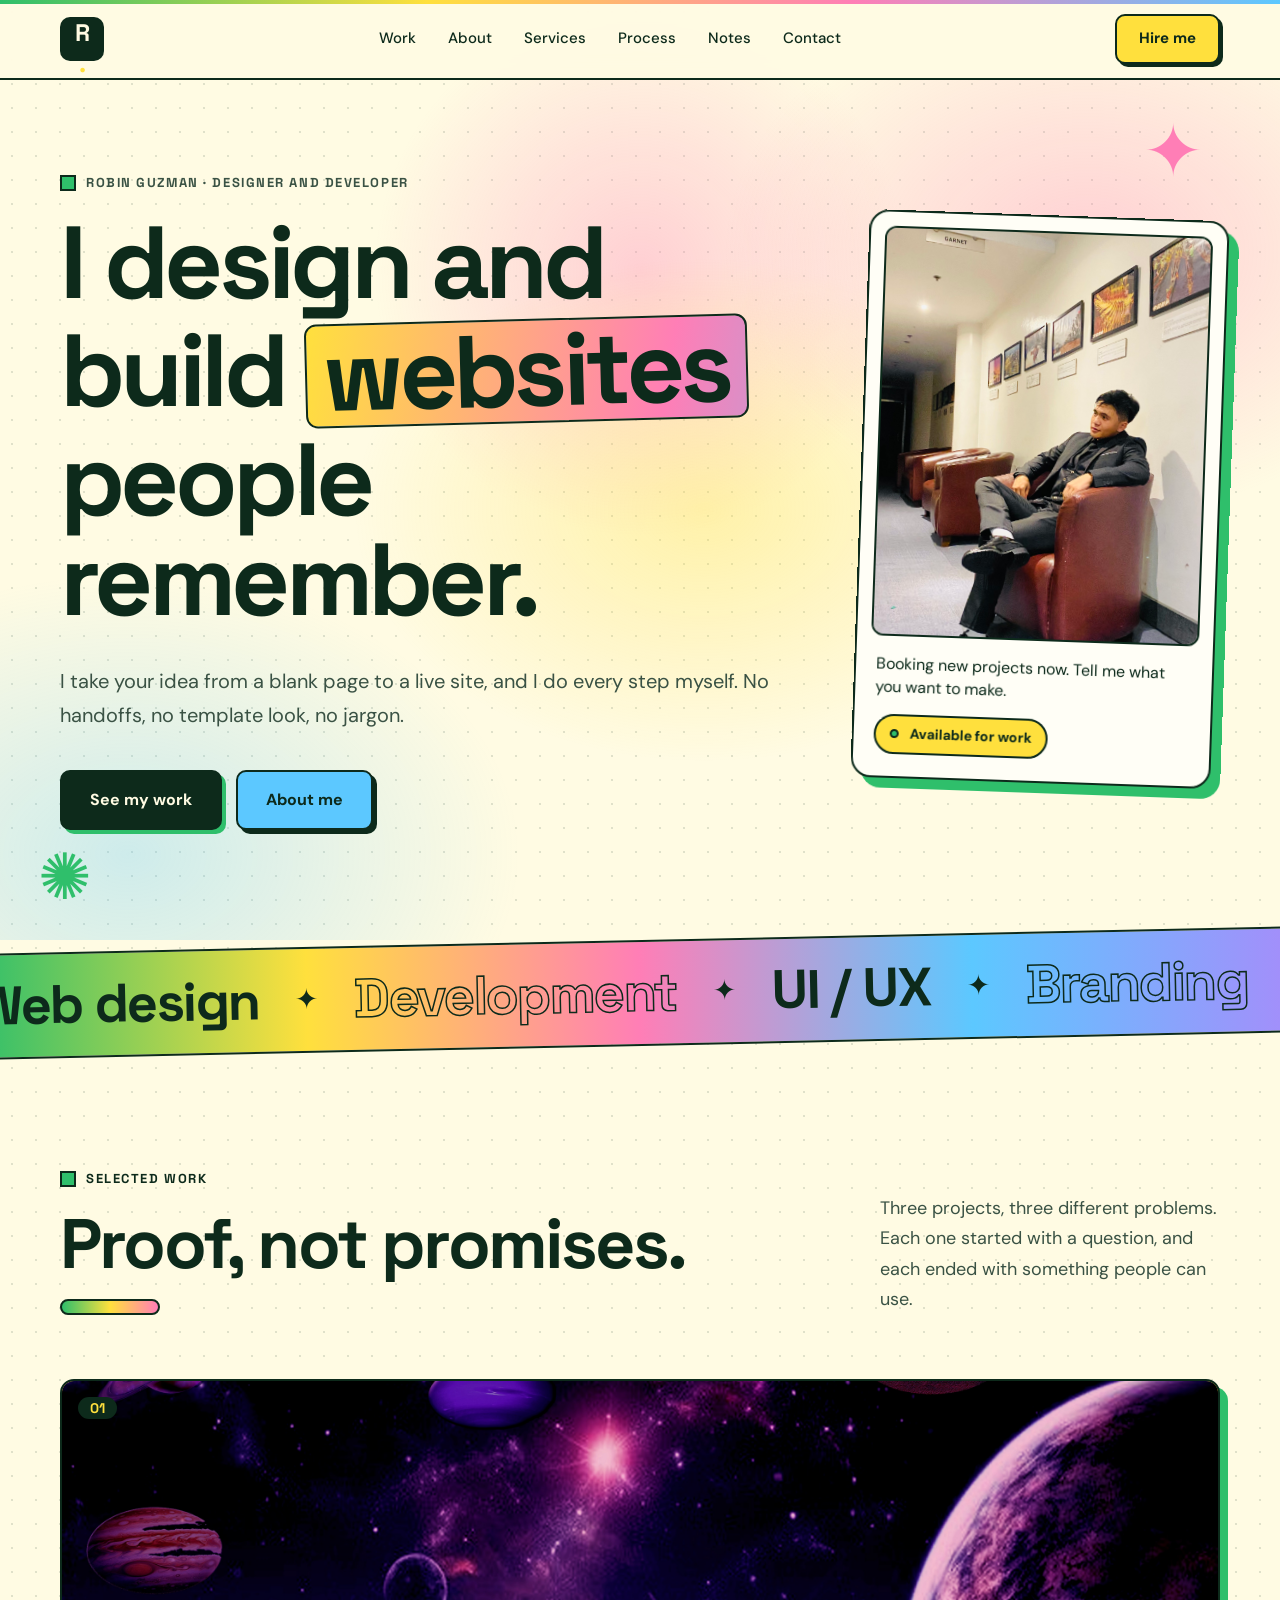
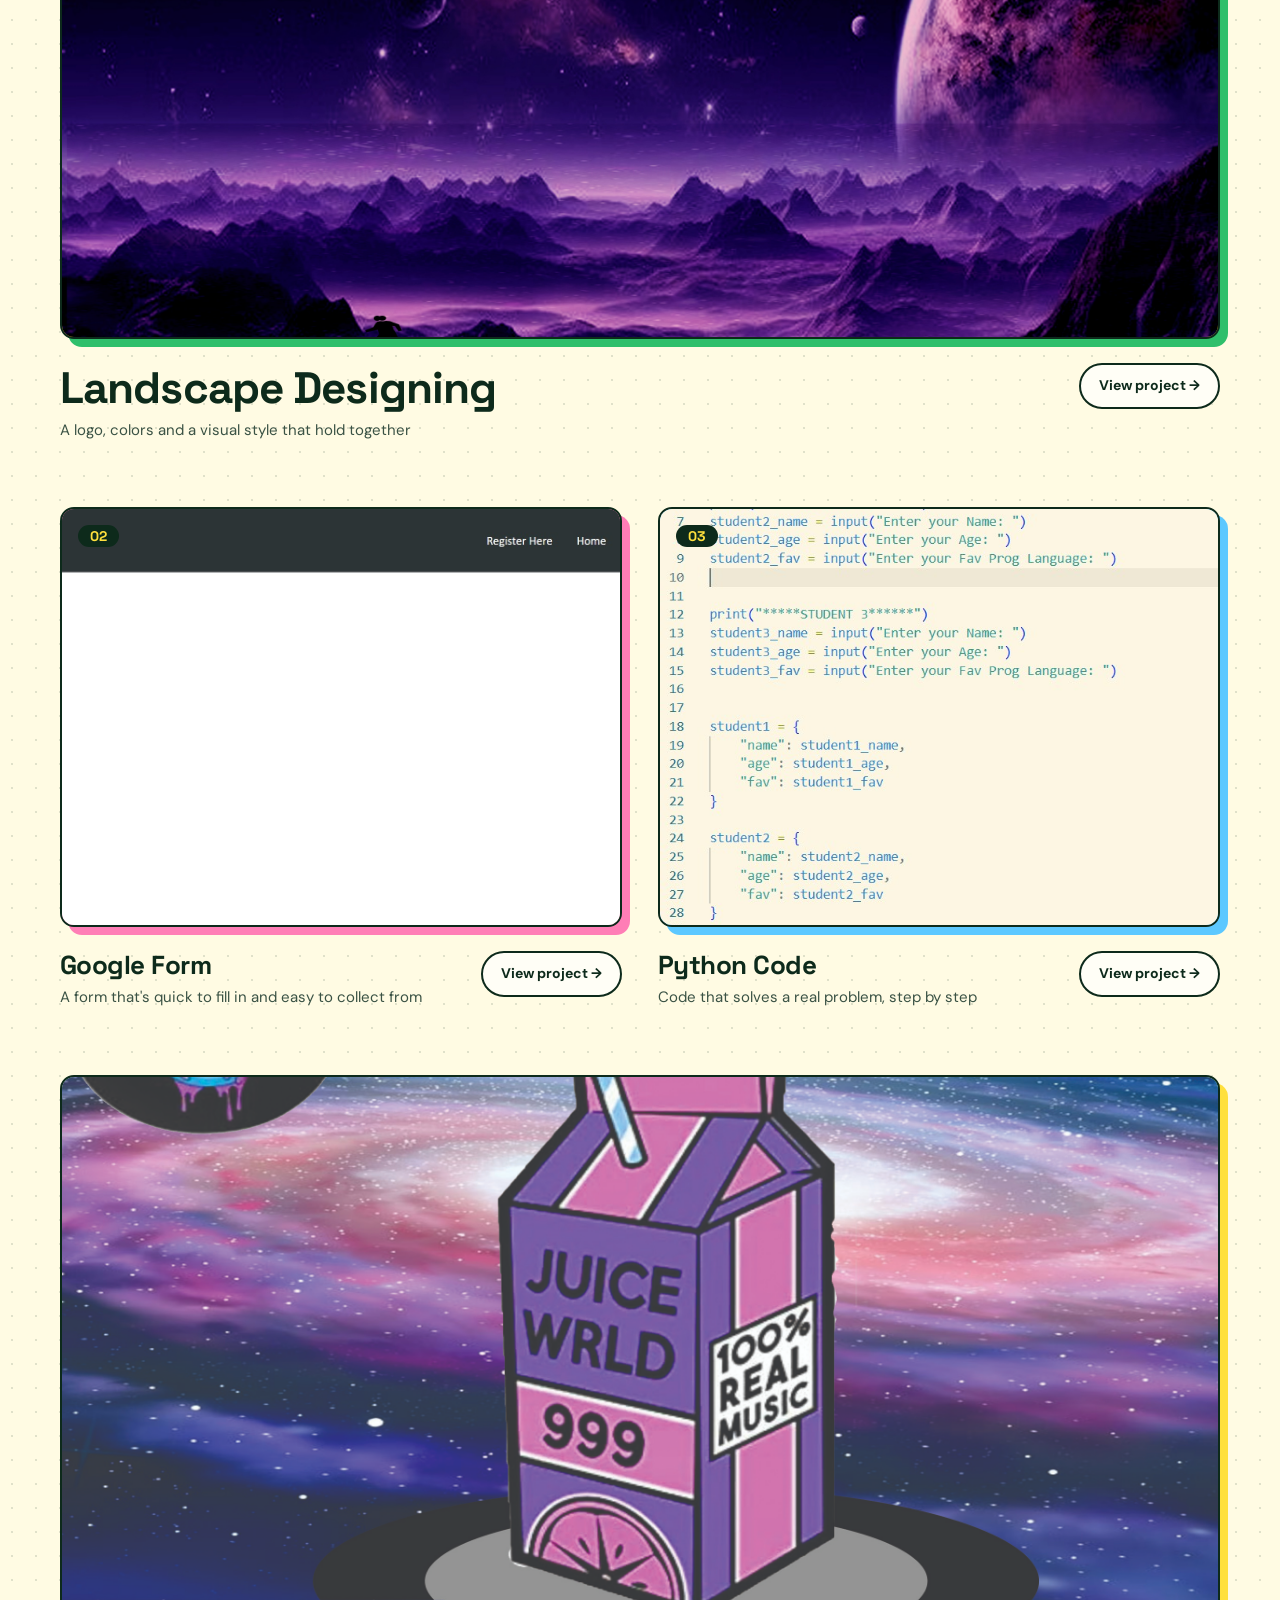
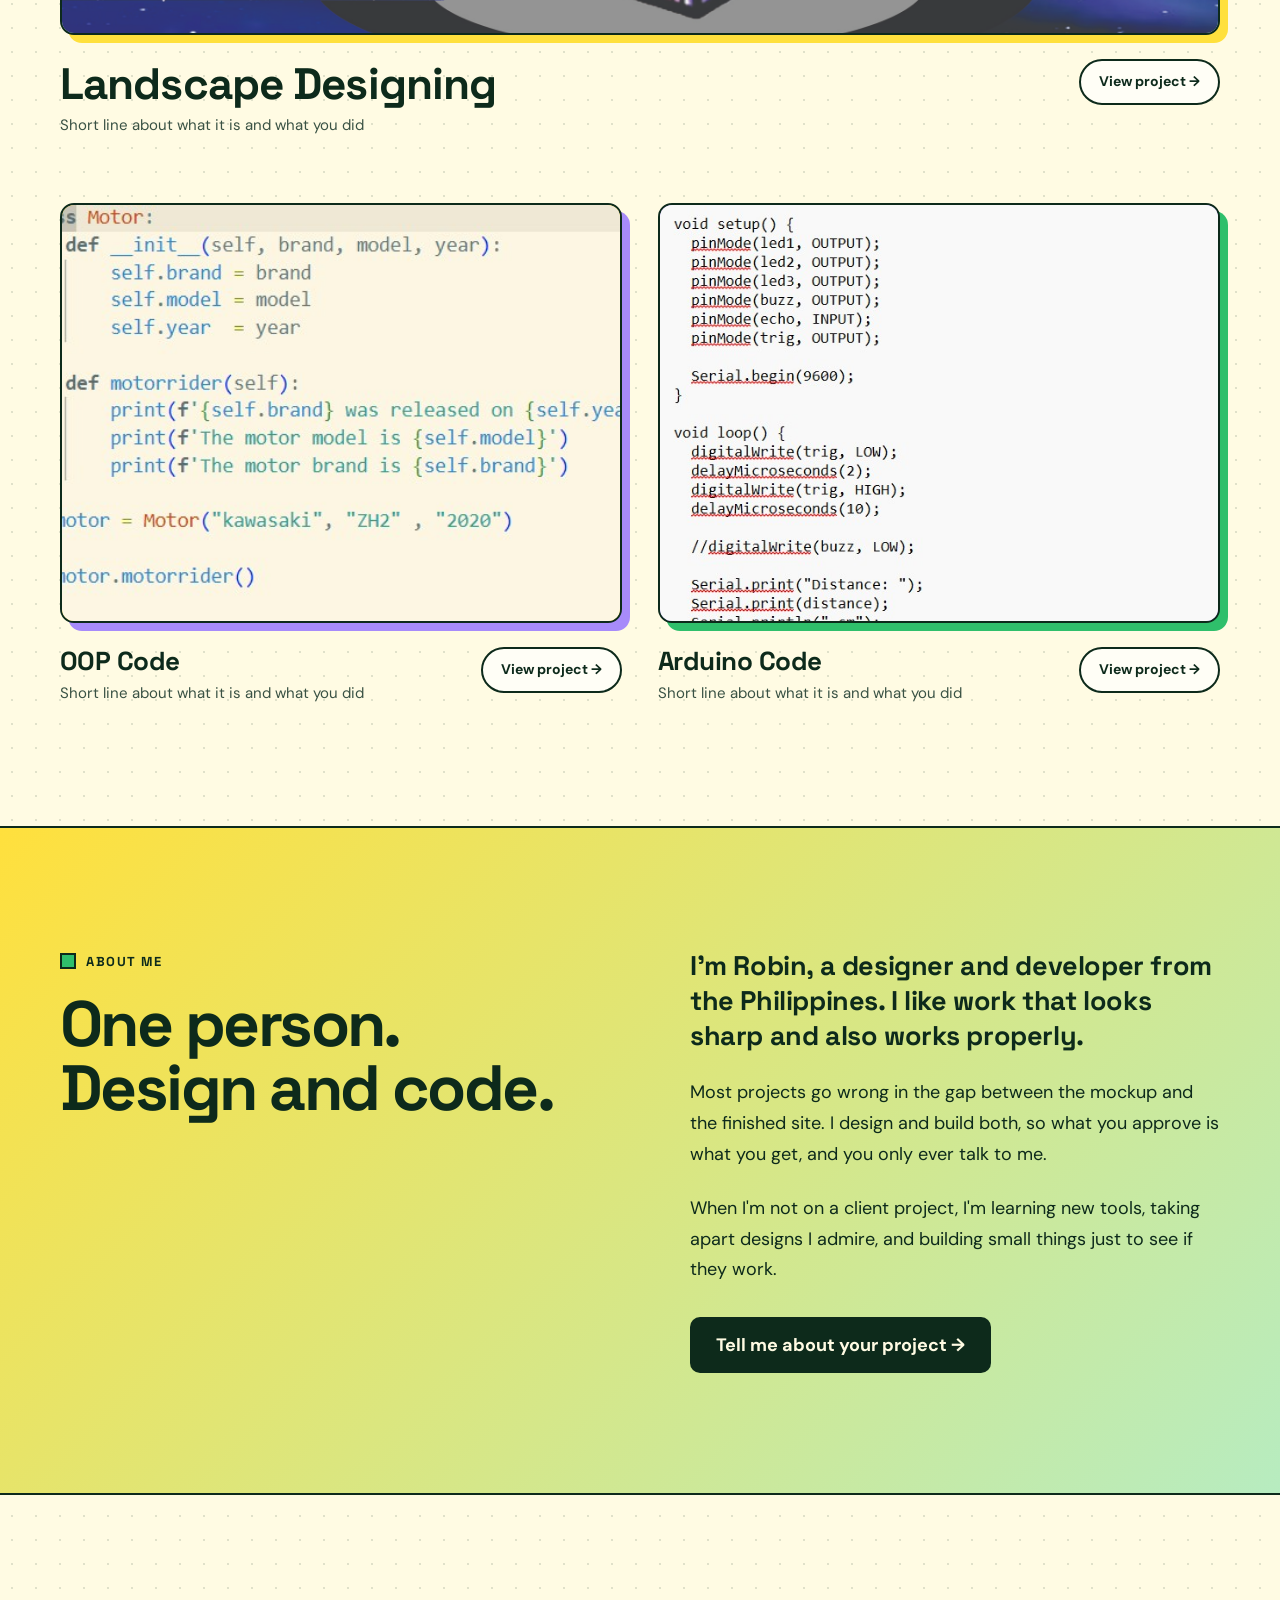
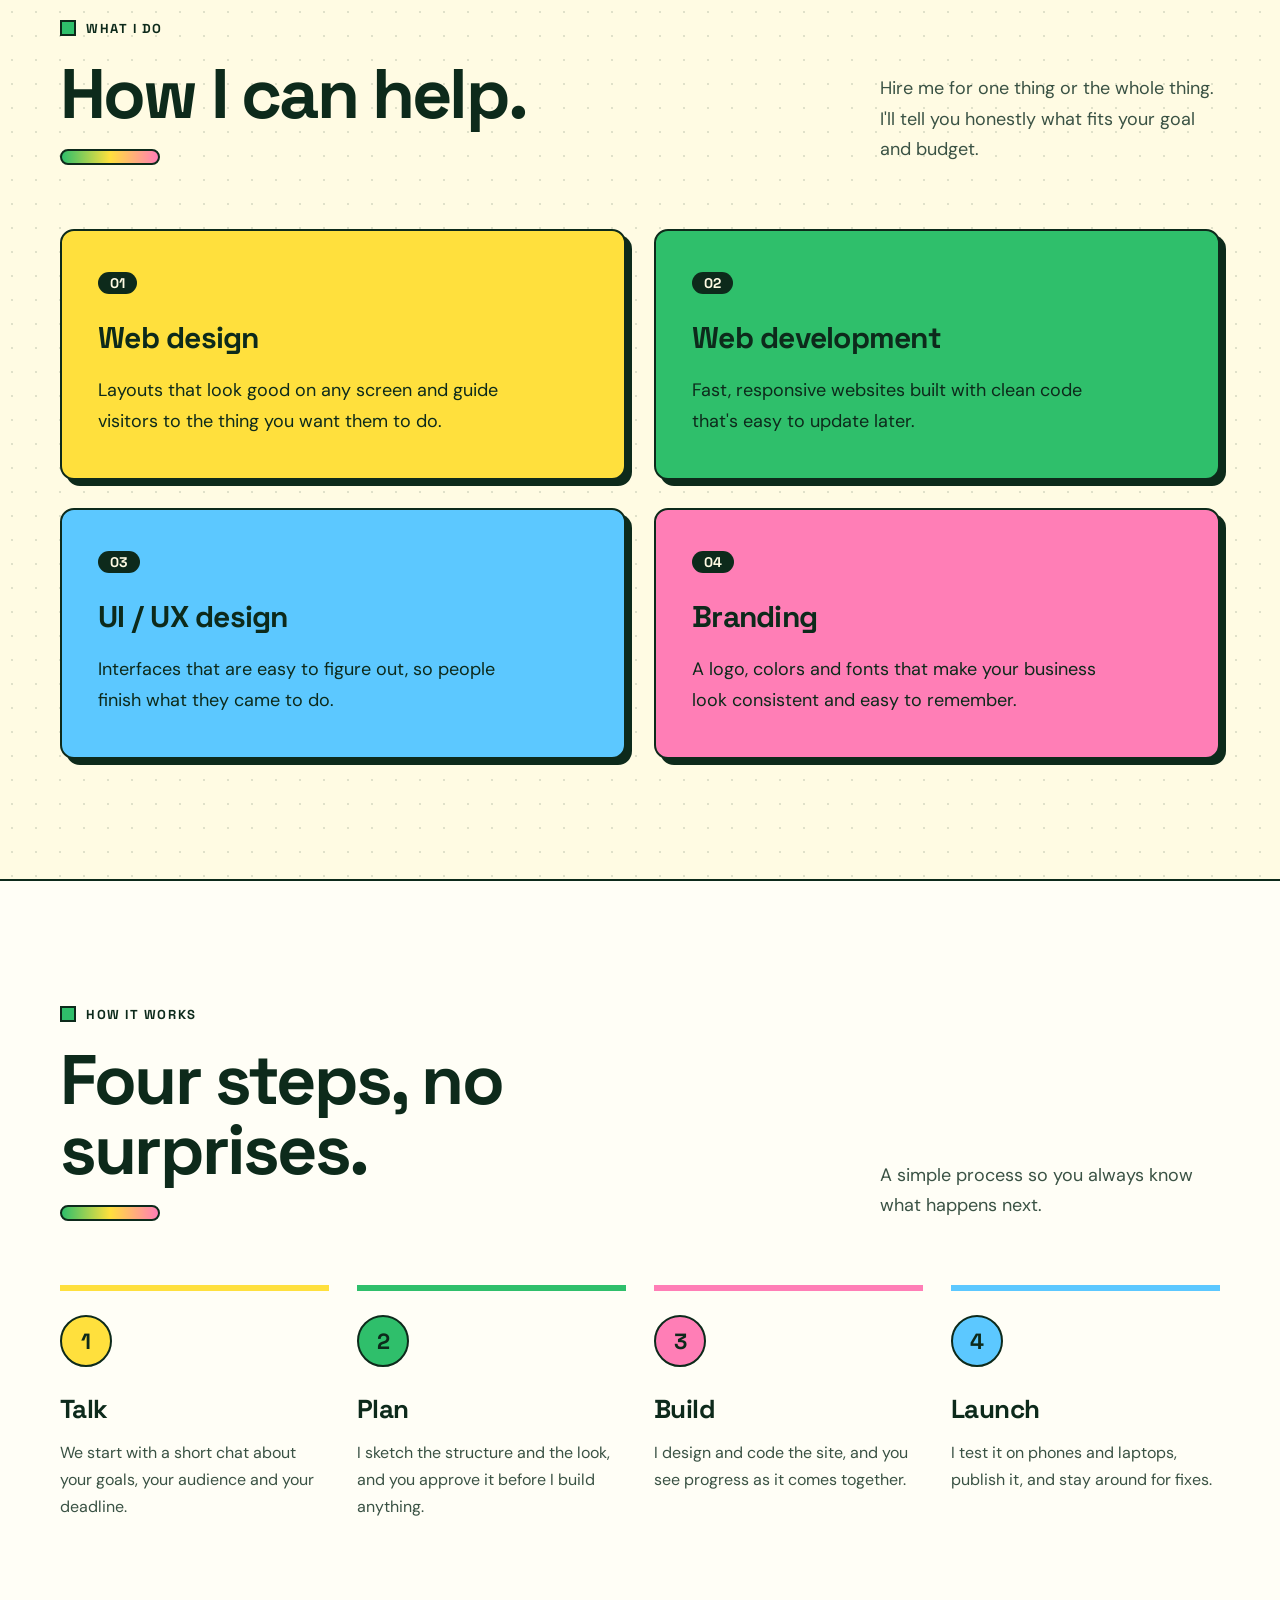
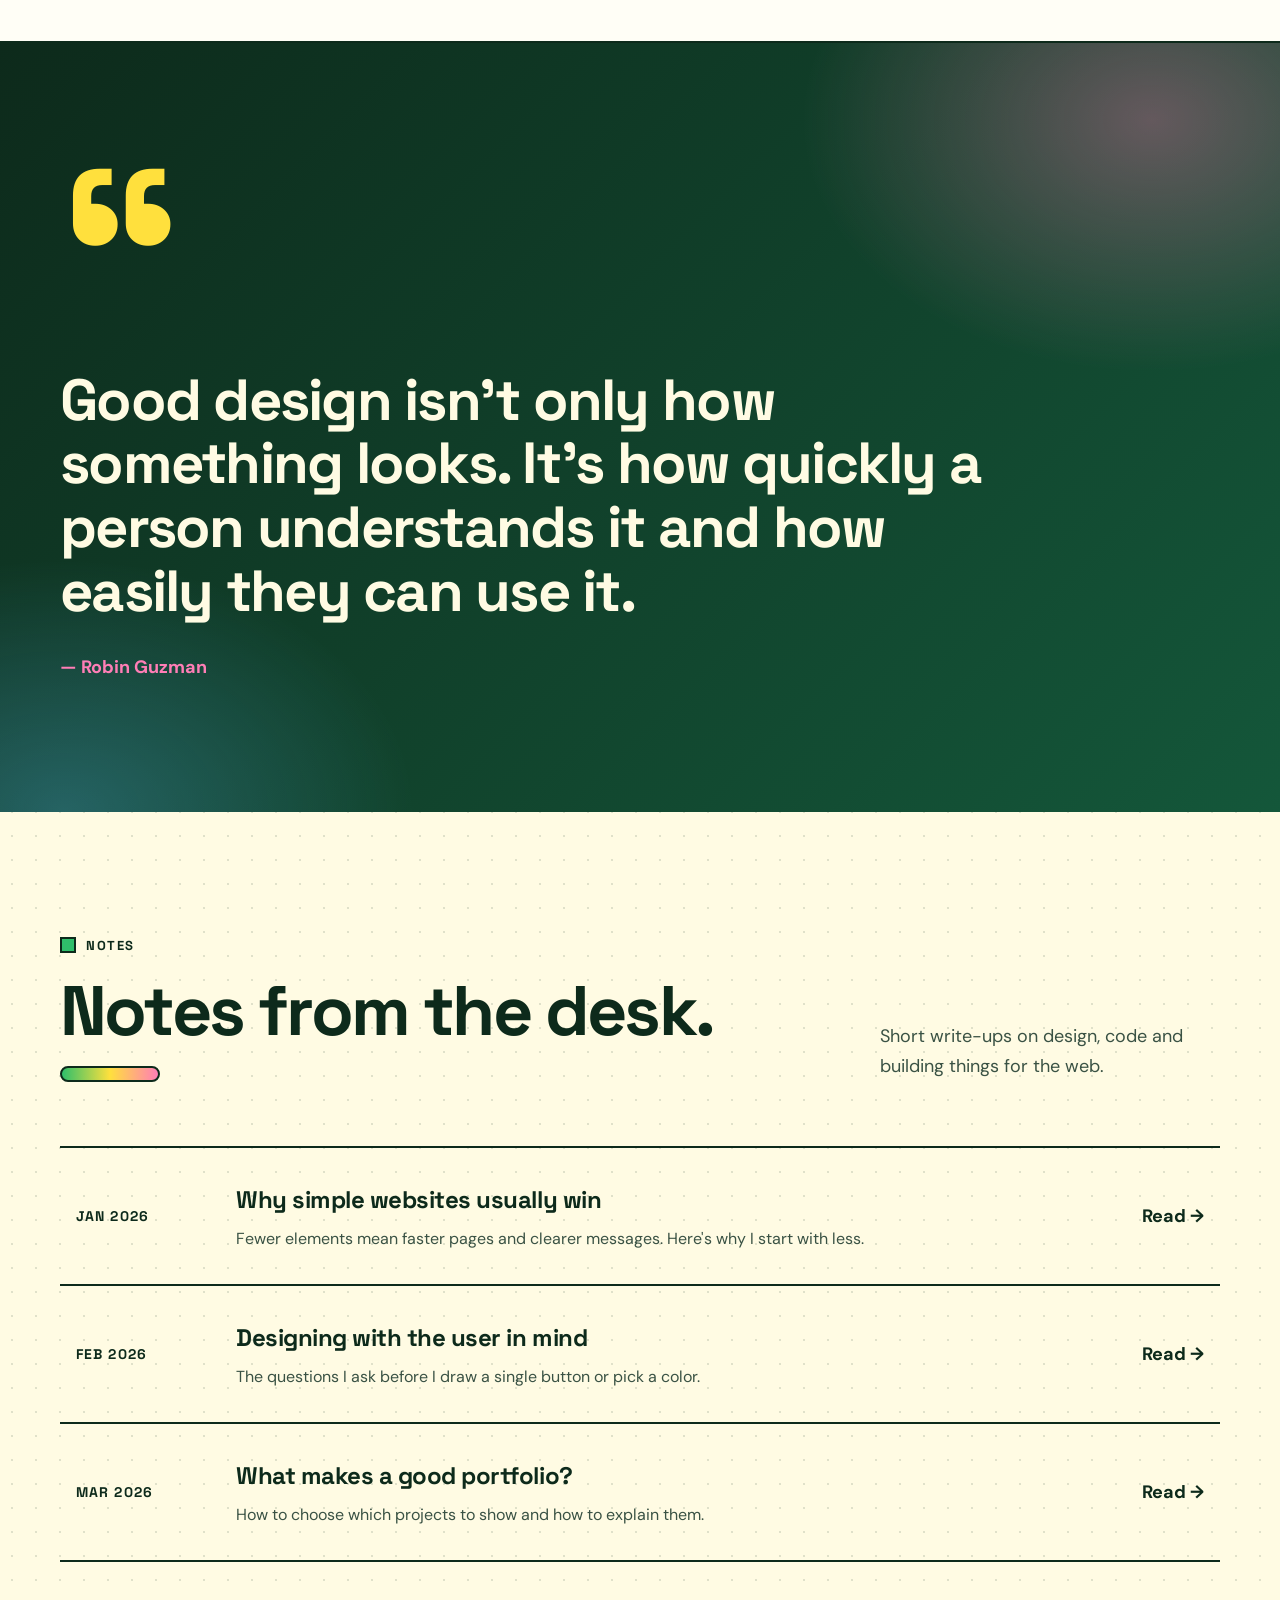
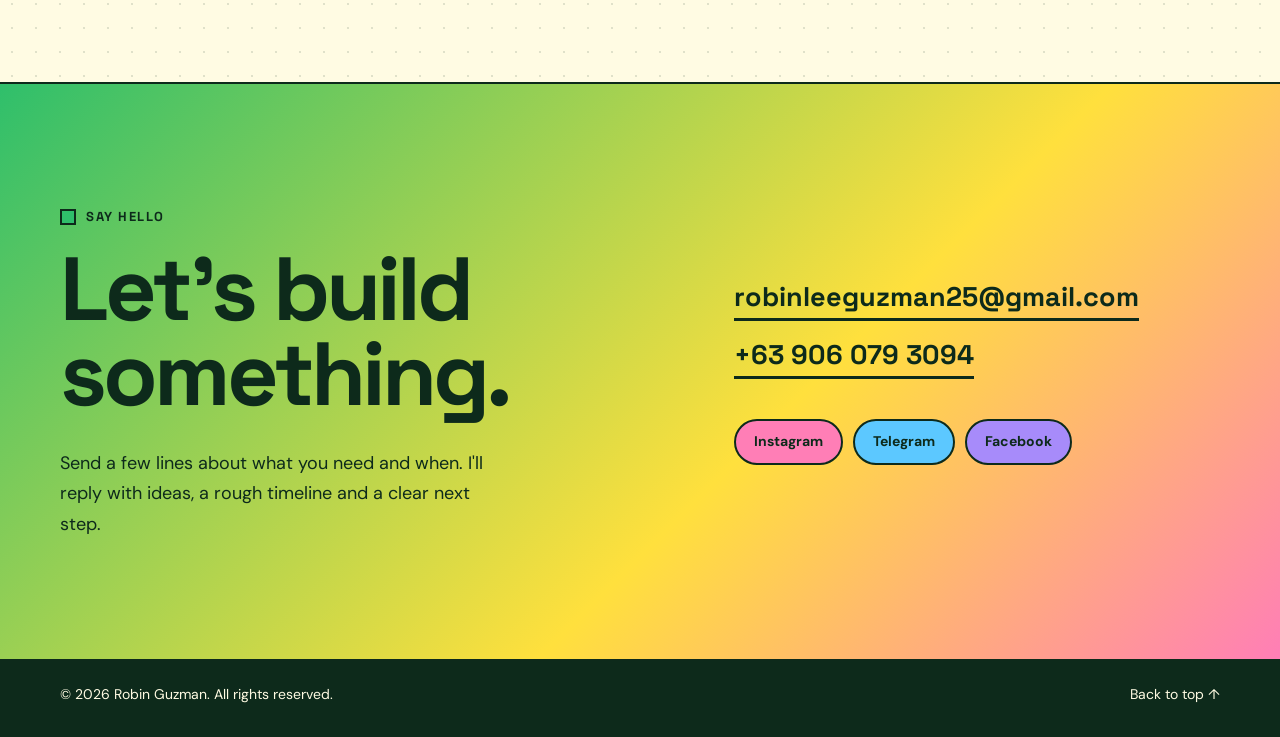
<file: index.html>
<!DOCTYPE html>
<html lang="en">
<head>
    <meta charset="UTF-8">
    <meta name="viewport" content="width=device-width, initial-scale=1.0">
    <meta name="theme-color" content="#0c0a14">
    <meta name="description" content="Robin Guzman is a designer and developer who builds clear, easy-to-use websites and brands.">
    <title>Robin Guzman — Designer & Developer</title>
    <link rel="stylesheet" href="style.css">
</head>
<body>

    <header class="header">
        <div class="container nav">
            <a href="#" class="logo" aria-label="Back to top">R<span>.</span></a>

            <nav class="navigation">
                <a href="#work">Work</a>
                <a href="#about">About</a>
                <a href="#services">Services</a>
                <a href="#process">Process</a>
                <a href="#notes">Notes</a>
                <a href="#contact">Contact</a>
            </nav>

            <a href="#contact" class="nav-button">Hire me</a>
        </div>
    </header>

    <main>

        <section class="hero">
            <div class="container hero-content">

                <div class="hero-text">
                    <p class="eyebrow">Robin Guzman · designer and developer</p>

                    <h1>
                        I design and build
                        <span>websites</span>
                        people remember.
                    </h1>

                    <p class="hero-description">
                        I take your idea from a blank page to a live site, and I do every step myself. No handoffs, no template look, no jargon.
                    </p>

                    <div class="hero-buttons">
                        <a href="#work" class="button primary">See my work</a>
                        <a href="#about" class="button secondary">About me</a>
                    </div>
                </div>

                <div class="hero-card">
                    <img loading="lazy" decoding="async" src="images/profile.jpg" alt="Portrait of Robin Guzman">
                    <div class="card-number">01</div>
                    <p>Booking new projects now. Tell me what you want to make.</p>
                    <div class="available">
                        <span></span> Available for work
                    </div>
                </div>

            </div>
        </section>


        <div class="marquee" aria-hidden="true">
            <div class="marquee-track"><div><span>Web design</span><i aria-hidden="true">✦</i><span>Development</span><i aria-hidden="true">✦</i><span>UI / UX</span><i aria-hidden="true">✦</i><span>Branding</span><i aria-hidden="true">✦</i><span>Python</span><i aria-hidden="true">✦</i><span>Forms</span><i aria-hidden="true">✦</i></div><div><span>Web design</span><i aria-hidden="true">✦</i><span>Development</span><i aria-hidden="true">✦</i><span>UI / UX</span><i aria-hidden="true">✦</i><span>Branding</span><i aria-hidden="true">✦</i><span>Python</span><i aria-hidden="true">✦</i><span>Forms</span><i aria-hidden="true">✦</i></div></div>
        </div>

        <section class="section work" id="work">
            <div class="container">

                <div class="section-heading">
                    <div>
                        <p class="eyebrow">Selected work</p>
                        <h2>Proof, not promises.</h2>
                    </div>

                    <p>
                        Three projects, three different problems. Each one started with a question, and each ended with something people can use.
                    </p>
                </div>

                <div class="work-grid">

                    <article class="project project-large">
                        <div class="project-image image-one">
                            <img loading="lazy" decoding="async" onerror="this.style.display='none'" src="images/project-1.jpg" alt="Brand identity project">
                            <span>01</span>
                        </div>

                        <div class="project-info">
                            <div>
                                <h3>Landscape Designing</h3>
                                <p>A logo, colors and a visual style that hold together</p>
                            </div>
                            <a href="#">View project →</a>
                        </div>
                    </article>

                    <article class="project">
                        <div class="project-image image-two">
                            <img loading="lazy" decoding="async" onerror="this.style.display='none'" src="images/project-2.jpg" alt="Google Form project">
                            <span>02</span>
                        </div>

                        <div class="project-info">
                            <div>
                                <h3>Google Form</h3>
                                <p>A form that's quick to fill in and easy to collect from</p>
                            </div>
                            <a href="#">View project →</a>
                        </div>
                    </article>

                    <article class="project">
                        <div class="project-image image-three">
                            <img loading="lazy" decoding="async" onerror="this.style.display='none'" src="images/project-3.jpg" alt="Python code project">
                            <span>03</span>
                        </div>

                        <div class="project-info">
                            <div>
                                <h3>Python Code</h3>
                                <p>Code that solves a real problem, step by step</p>
                            </div>
                            <a href="#">View project →</a>
                        </div>
                    </article>

                    <!-- Poster Designing: just think it and it will be perfect. Change the image file, title and description. -->
                    <article class="project project-large">
                        <div class="project-image">
                            <img loading="lazy" decoding="async" src="images/project-4.jpg" alt="Your Project 4" onerror="this.style.display='none'">
                        </div>

                        <div class="project-info">
                            <div>
                                <h3>Landscape Designing </h3>
                                <p>Short line about what it is and what you did</p>
                            </div>
                            <a href="#">View project →</a>
                        </div>
                    </article>

                    <!-- OOP Code: practice makes perfect the code. Change the image file, title and description. -->
                    <article class="project">
                        <div class="project-image">
                            <img loading="lazy" decoding="async" src="images/project-5.jpg" alt="Your Project 5" onerror="this.style.display='none'">
                        </div>

                        <div class="project-info">
                            <div>
                                <h3>OOP Code</h3>
                                <p>Short line about what it is and what you did</p>
                            </div>
                            <a href="#">View project →</a>
                        </div>
                    </article>

                    <!-- Arduino Code: imagination makes it better. Change the image file, title and description. -->
                    <article class="project">
                        <div class="project-image">
                            <img loading="lazy" decoding="async" src="images/project-6.jpg" alt="Your Project 6" onerror="this.style.display='none'">
                        </div>

                        <div class="project-info">
                            <div>
                                <h3>Arduino Code</h3>
                                <p>Short line about what it is and what you did</p>
                            </div>
                            <a href="#">View project →</a>
                        </div>
                    </article>

                </div>
            </div>
        </section>


        <section class="section about" id="about">
            <div class="container about-grid">

                <div class="about-title">
                    <p class="eyebrow">About me</p>
                    <h2>One person. Design and code.</h2>
                </div>

                <div class="about-text">
                    <p class="large-text">
                        I'm Robin, a designer and developer from the Philippines. I like work that looks sharp and also works properly.
                    </p>

                    <p>
                        Most projects go wrong in the gap between the mockup and the finished site. I design and build both, so what you approve is what you get, and you only ever talk to me.
                    </p>

                    <p>
                        When I'm not on a client project, I'm learning new tools, taking apart designs I admire, and building small things just to see if they work.
                    </p>

                    <a href="#contact" class="text-link">
                        Tell me about your project →
                    </a>
                </div>

            </div>
        </section>


        <section class="section services" id="services">
            <div class="container">

                <div class="section-heading">
                    <div>
                        <p class="eyebrow">What I do</p>
                        <h2>How I can help.</h2>
                    </div>

                    <p>
                        Hire me for one thing or the whole thing. I'll tell you honestly what fits your goal and budget.
                    </p>
                </div>

                <div class="services-grid">

                    <article class="service">
                        <span class="service-number">01</span>
                        <h3>Web design</h3>
                        <p>
                            Layouts that look good on any screen and guide
                            visitors to the thing you want them to do.
                        </p>
                    </article>

                    <article class="service">
                        <span class="service-number">02</span>
                        <h3>Web development</h3>
                        <p>
                            Fast, responsive websites built with clean code
                            that's easy to update later.
                        </p>
                    </article>

                    <article class="service">
                        <span class="service-number">03</span>
                        <h3>UI / UX design</h3>
                        <p>
                            Interfaces that are easy to figure out, so people
                            finish what they came to do.
                        </p>
                    </article>

                    <article class="service">
                        <span class="service-number">04</span>
                        <h3>Branding</h3>
                        <p>
                            A logo, colors and fonts that make your business
                            look consistent and easy to remember.
                        </p>
                    </article>

                </div>
            </div>
        </section>


        <section class="section process" id="process">
            <div class="container">
                <div class="section-heading">
                    <div><p class="eyebrow">How it works</p><h2>Four steps, no surprises.</h2></div>
                    <p>A simple process so you always know what happens next.</p>
                </div>
                <ol class="steps"><li><b>1</b><h3>Talk</h3><p>We start with a short chat about your goals, your audience and your deadline.</p></li><li><b>2</b><h3>Plan</h3><p>I sketch the structure and the look, and you approve it before I build anything.</p></li><li><b>3</b><h3>Build</h3><p>I design and code the site, and you see progress as it comes together.</p></li><li><b>4</b><h3>Launch</h3><p>I test it on phones and laptops, publish it, and stay around for fixes.</p></li></ol>
            </div>
        </section>

        <section class="quote">
            <div class="container">
                <p class="quote-mark">“</p>

                <blockquote>
                    Good design isn't only how something looks. It's how
                    quickly a person understands it and how easily they
                    can use it.
                </blockquote>

                <p class="quote-author">Robin Guzman</p>
            </div>
        </section>


        <section class="section notes" id="notes">
            <div class="container">

                <div class="section-heading">
                    <div>
                        <p class="eyebrow">Notes</p>
                        <h2>Notes from the desk.</h2>
                    </div>

                    <p>
                        Short write-ups on design, code and building
                        things for the web.
                    </p>
                </div>

                <div class="notes-list">

                    <article class="note">
                        <span>Jan 2026</span>
                        <div>
                            <h3>Why simple websites usually win</h3>
                            <p>
                                Fewer elements mean faster pages and clearer
                                messages. Here's why I start with less.
                            </p>
                        </div>
                        <a href="#">Read →</a>
                    </article>

                    <article class="note">
                        <span>Feb 2026</span>
                        <div>
                            <h3>Designing with the user in mind</h3>
                            <p>
                                The questions I ask before I draw a single
                                button or pick a color.
                            </p>
                        </div>
                        <a href="#">Read →</a>
                    </article>

                    <article class="note">
                        <span>Mar 2026</span>
                        <div>
                            <h3>What makes a good portfolio?</h3>
                            <p>
                                How to choose which projects to show and how
                                to explain them.
                            </p>
                        </div>
                        <a href="#">Read →</a>
                    </article>

                </div>
            </div>
        </section>


        <section class="contact" id="contact">
            <div class="container contact-grid">

                <div>
                    <p class="eyebrow">Say hello</p>

                    <h2>
                        Let's build something.
                    </h2>

                    <p>
                        Send a few lines about what you need and when. I'll reply with ideas, a rough timeline and a clear next step.
                    </p>
                </div>

                <div class="contact-details">

                    <a href="mailto:robinleeguzman25@gmail.com">
                        robinleeguzman25@gmail.com
                    </a>

                    <a href="tel:+639060793094">
                        +63 906 079 3094
                    </a>

                    <div class="social-links">
                        <a href="#">Instagram</a>
                        <a href="#">Telegram</a>
                        <a href="#">Facebook</a>
                    </div>

                </div>

            </div>
        </section>

    </main>


    <footer class="footer">
        <div class="container footer-content">

            <p>© 2026 Robin Guzman. All rights reserved.</p>

            <a href="#">Back to top ↑</a>

        </div>
    </footer>

<div class="glow" aria-hidden="true"></div>
<script>
(function () {
  var d = document, root = d.documentElement;
  var calm = matchMedia('(prefers-reduced-motion: reduce)').matches;
  if (calm) return;
  root.classList.add('js');

  /* Reveal elements as they scroll into view */
  var items = d.querySelectorAll('.section-heading, .project, .service, .steps li, .note, .about-grid > div, .contact-grid > div');
  var io = new IntersectionObserver(function (es) {
    es.forEach(function (e) { if (e.isIntersecting) { e.target.classList.add('in'); io.unobserve(e.target); } });
  }, { threshold: .12 });
  items.forEach(function (el, i) { el.classList.add('reveal'); io.observe(el); });

  if (!matchMedia('(hover: hover)').matches) return;

  /* Spotlight follows the pointer */
  var g = d.querySelector('.glow');
  addEventListener('pointermove', function (e) {
    g.style.setProperty('--mx', e.clientX + 'px');
    g.style.setProperty('--my', e.clientY + 'px');
  });

  /* Gentle 3D tilt */
  d.querySelectorAll('.project-image, .hero-card').forEach(function (el) {
    var base = el.classList.contains('hero-card') ? ' rotate(2deg)' : '';
    el.addEventListener('pointermove', function (e) {
      var r = el.getBoundingClientRect();
      var x = (e.clientX - r.left) / r.width - .5, y = (e.clientY - r.top) / r.height - .5;
      el.style.animation = 'none';
      el.style.transition = 'transform .1s';
      el.style.transform = 'perspective(900px) rotateY(' + (x * 8) + 'deg) rotateX(' + (-y * 8) + 'deg) scale(1.015)' + base;
    });
    el.addEventListener('pointerleave', function () {
      el.style.transition = 'transform .6s cubic-bezier(.2,.7,.2,1)';
      el.style.transform = '';
    });
  });
})();
</script>
</body>
</html>
</file>
<file: style.css>
@import url('https://fonts.googleapis.com/css2?family=Space+Grotesk:wght@500;700&family=DM+Sans:wght@400;500;700&display=swap');

/* ========== VARIABLES ========== */
:root {
    --bg: #fffbe3;
    --paper: #fffef6;
    --ink: #0d2a1b;
    --muted: #3a5244;
    --yellow: #ffe03d;
    --green: #2fbf6b;
    --mint: #b7ecc0;
    --pink: #ff7eb6;
    --blue: #5cc8ff;
    --purple: #a78bfa;
    --border: 2px solid var(--ink);
    --shadow: 6px 6px 0 var(--ink);
    --shadow-big: 10px 10px 0 var(--ink);
    --radius: 14px;
    --max: 1160px;
    --display: 'Space Grotesk', 'Helvetica Neue', Arial, sans-serif;
    --body: 'DM Sans', 'Helvetica Neue', Arial, sans-serif;
}

/* ========== RESET ========== */
* { margin: 0; padding: 0; box-sizing: border-box; }
html { scroll-behavior: smooth; scroll-padding-top: 90px; }
body {
    font-family: var(--body);
    background: var(--bg);
    color: var(--ink);
    font-size: 17px;
    line-height: 1.65;
    -webkit-font-smoothing: antialiased;
}
a { color: inherit; text-decoration: none; }
img { max-width: 100%; display: block; }
h1, h2, h3, blockquote { font-family: var(--display); font-weight: 700; }
::selection { background: var(--yellow); color: var(--ink); }
:focus-visible { outline: 3px solid var(--green); outline-offset: 3px; }

/* ========== GLOBAL ========== */
.container { width: min(92%, var(--max)); margin: 0 auto; }
.section { padding: 120px 0; }
main, .header, .footer { position: relative; z-index: 2; }

.eyebrow {
    display: inline-flex;
    align-items: center;
    gap: 10px;
    margin-bottom: 22px;
    font: 700 13px var(--display);
    letter-spacing: .12em;
    text-transform: uppercase;
}
.eyebrow::before {
    content: "";
    width: 12px; height: 12px;
    background: var(--green);
    border: 2px solid var(--ink);
}

.section-heading {
    display: grid;
    grid-template-columns: 1fr 340px;
    gap: 60px;
    align-items: end;
    margin-bottom: 64px;
}
.section-heading h2 {
    font-size: clamp(40px, 5.5vw, 70px);
    line-height: 1;
    letter-spacing: -0.04em;
}
.section-heading > p { color: var(--muted); }

/* ========== HEADER ========== */
.header {
    position: sticky;
    top: 0;
    z-index: 30;
    padding: 14px 0;
    background: var(--bg);
    border-bottom: var(--border);
}
.nav { display: flex; align-items: center; justify-content: space-between; }
.logo {
    display: grid;
    place-items: center;
    width: 44px; height: 44px;
    background: var(--ink);
    color: var(--bg);
    border-radius: 10px;
    font: 700 24px var(--display);
}
.logo span { color: var(--yellow); }
.navigation { display: flex; gap: 4px; }
.navigation a {
    padding: 8px 14px;
    border-radius: 8px;
    font-size: 15px;
    font-weight: 500;
    transition: background .15s;
}
.navigation a:hover { background: var(--yellow); }
.navigation a:nth-child(2):hover { background: var(--mint); }
.navigation a:nth-child(3):hover { background: var(--pink); }
.navigation a:nth-child(4):hover { background: var(--blue); }
.navigation a:nth-child(5):hover { background: var(--purple); }
.navigation a:nth-child(6):hover { background: var(--yellow); }
.nav-button {
    padding: 10px 22px;
    background: var(--yellow);
    border: var(--border);
    border-radius: 10px;
    box-shadow: 3px 3px 0 var(--ink);
    font-size: 15px;
    font-weight: 700;
    transition: translate .15s, box-shadow .15s;
}
.nav-button:hover { translate: 2px 2px; box-shadow: 1px 1px 0 var(--ink); }

/* ========== HERO ========== */
.hero {
    padding: 90px 0 110px;
    background:
        radial-gradient(520px 380px at 85% 20%, rgba(255, 126, 182, .35), transparent 70%),
        radial-gradient(560px 400px at 10% 90%, rgba(92, 200, 255, .30), transparent 70%),
        radial-gradient(500px 360px at 55% 50%, rgba(255, 224, 61, .35), transparent 70%);
}
.hero-content {
    display: grid;
    grid-template-columns: 1fr 360px;
    gap: 80px;
    align-items: center;
}
.hero-text .eyebrow { color: var(--muted); }
.hero-text h1 {
    font-size: clamp(50px, 8vw, 116px);
    line-height: .98;
    letter-spacing: -0.045em;
}
.hero-text h1 span {
    display: inline-block;
    margin: 6px 0;
    padding: 0 .16em;
    background: linear-gradient(100deg, var(--yellow), var(--pink));
    border: var(--border);
    border-radius: 12px;
    transform: rotate(-1.5deg);
}
.hero-description {
    max-width: 480px;
    margin-top: 34px;
    color: var(--muted);
    font-size: 19px;
}
.hero-buttons { display: flex; gap: 14px; margin-top: 38px; }
.button {
    padding: 14px 28px;
    border: var(--border);
    border-radius: 10px;
    font-size: 16px;
    font-weight: 700;
    transition: translate .15s, box-shadow .15s, background .15s;
}
.button.primary { background: var(--ink); color: var(--bg); box-shadow: 4px 4px 0 var(--green); }
.button.secondary { background: var(--blue); box-shadow: 4px 4px 0 var(--ink); }
.button:hover { translate: 2px 2px; box-shadow: 2px 2px 0 var(--ink); }
.button.primary:hover { box-shadow: 2px 2px 0 var(--green); }

.hero-card {
    display: flex;
    flex-direction: column;
    gap: 16px;
    padding: 14px 14px 22px;
    background: var(--paper);
    border: var(--border);
    border-radius: 20px;
    box-shadow: 10px 10px 0 var(--green);
    transform: rotate(2deg);
}
.hero-card img {
    width: 100%;
    aspect-ratio: 4 / 5;
    object-fit: cover;
    border: var(--border);
    border-radius: 12px;
}
.card-number { display: none; }
.hero-card p { padding: 0 6px; font-size: 16px; line-height: 1.45; }
.available {
    align-self: flex-start;
    margin: 0 6px;
    padding: 6px 14px;
    background: var(--yellow);
    border: var(--border);
    border-radius: 999px;
    font-size: 14px;
    font-weight: 700;
}
.available span {
    display: inline-block;
    width: 9px; height: 9px;
    margin-right: 8px;
    background: var(--green);
    border: 2px solid var(--ink);
    border-radius: 50%;
    animation: pulse 1.6s ease-in-out infinite;
}
@keyframes pulse { 50% { opacity: .25; } }

/* ========== MARQUEE ========== */
.marquee {
    margin: 0 -2%;
    padding: 24px 0;
    overflow: hidden;
    background: linear-gradient(90deg, var(--green), var(--yellow), var(--pink), var(--blue), var(--purple));
    color: var(--ink);
    border-block: var(--border);
    transform: rotate(-1.2deg);
}
.marquee-track { display: flex; width: max-content; animation: scroll 30s linear infinite; }
.marquee-track > div { display: flex; align-items: center; gap: 36px; padding-right: 36px; }
.marquee span {
    font: 700 clamp(30px, 4.5vw, 54px)/1 var(--display);
    letter-spacing: -0.03em;
    white-space: nowrap;
}
.marquee span:nth-of-type(even) { color: transparent; -webkit-text-stroke: 1.5px var(--ink); }
.marquee i { font-style: normal; font-size: 28px; color: var(--ink); }
.marquee:hover .marquee-track { animation-play-state: paused; }
@keyframes scroll { to { transform: translateX(-50%); } }

/* ========== WORK ========== */
.work { margin-top: -20px; padding-top: 140px; }
.work-grid { display: grid; grid-template-columns: repeat(2, 1fr); gap: 64px 36px; }
.project-large { grid-column: span 2; }
.project-image {
    position: relative;
    height: 560px;
    overflow: hidden;
    background:
        repeating-linear-gradient(45deg, transparent 0 14px, rgba(13,42,27,.08) 14px 16px),
        var(--mint);
    border: var(--border);
    border-radius: var(--radius);
    box-shadow: var(--shadow);
    transition: box-shadow .25s;
}
.project:not(.project-large) .project-image { height: 420px; }
.image-one { background-color: var(--yellow); }
.image-two { background-color: var(--pink); }
.image-three { background-color: var(--blue); }
.work-grid .project:nth-child(4) .project-image { background-color: var(--mint); }
.work-grid .project:nth-child(5) .project-image { background-color: var(--yellow); }
.work-grid .project:nth-child(6) .project-image { background-color: var(--purple); }
.work-grid .project:nth-child(1) .project-image { box-shadow: 8px 8px 0 var(--green); }
.work-grid .project:nth-child(2) .project-image { box-shadow: 8px 8px 0 var(--pink); }
.work-grid .project:nth-child(3) .project-image { box-shadow: 8px 8px 0 var(--blue); }
.work-grid .project:nth-child(4) .project-image { box-shadow: 8px 8px 0 var(--yellow); }
.work-grid .project:nth-child(5) .project-image { box-shadow: 8px 8px 0 var(--purple); }
.work-grid .project:nth-child(6) .project-image { box-shadow: 8px 8px 0 var(--green); }
.project-image img {
    position: absolute;
    inset: 0;
    width: 100%; height: 100%;
    object-fit: cover;
    transition: transform .6s ease;
}
.work-grid .project:hover .project-image { box-shadow: 12px 12px 0 var(--ink); }
.project:hover .project-image img { transform: scale(1.04); }
.project-image span {
    position: absolute;
    top: 16px; left: 16px;
    z-index: 2;
    padding: 2px 12px;
    background: var(--ink);
    color: var(--yellow);
    border-radius: 999px;
    font: 700 14px var(--display);
}
.project-info {
    display: flex;
    justify-content: space-between;
    align-items: flex-start;
    gap: 20px;
    padding-top: 24px;
}
.project-info h3 { font-size: 26px; line-height: 1.15; letter-spacing: -0.02em; transition: translate .25s; }
.project-large .project-info h3 { font-size: clamp(30px, 4vw, 44px); }
.project:hover .project-info h3 { translate: 8px 0; }
.project-info p { margin-top: 4px; color: var(--muted); font-size: 15px; }
.project-info a {
    flex-shrink: 0;
    padding: 9px 18px;
    border: var(--border);
    border-radius: 999px;
    font-size: 14px;
    font-weight: 700;
    transition: background .15s;
}
.project-info a { background: var(--paper); }
.project-info a:hover { background: var(--yellow); }
.project:nth-child(2n) .project-info a:hover { background: var(--pink); }
.project:nth-child(3n) .project-info a:hover { background: var(--blue); }

/* ========== ABOUT ========== */
.about {
    background: linear-gradient(135deg, var(--yellow) 0%, var(--mint) 100%);
    border-block: var(--border);
}
.about-grid { display: grid; grid-template-columns: 1fr 1fr; gap: 100px; align-items: start; }
.about-title h2 { font-size: clamp(40px, 5vw, 66px); line-height: 1; letter-spacing: -0.04em; }
.about-text { max-width: 560px; }
.about-text p { margin-bottom: 24px; }
.about-text .large-text { font: 700 27px/1.3 var(--display); letter-spacing: -0.015em; }
.text-link {
    display: inline-block;
    margin-top: 8px;
    padding: 13px 26px;
    background: var(--ink);
    color: var(--bg);
    border-radius: 10px;
    font-weight: 700;
    transition: background .15s, color .15s;
}
.text-link:hover { background: var(--pink); color: var(--ink); }

/* ========== SERVICES ========== */
.services-grid { display: grid; grid-template-columns: repeat(2, 1fr); gap: 28px; }
.service {
    padding: 36px 36px 42px;
    background: var(--paper);
    border: var(--border);
    border-radius: var(--radius);
    box-shadow: var(--shadow);
}
.service:nth-child(1) { background: var(--yellow); }
.service:nth-child(2) { background: var(--green); }
.service:nth-child(3) { background: var(--blue); }
.service:nth-child(4) { background: var(--pink); }
.service-number {
    display: inline-block;
    margin-bottom: 18px;
    padding: 2px 12px;
    background: var(--ink);
    color: var(--bg);
    border-radius: 999px;
    font: 700 14px var(--display);
}
.service h3 { margin-bottom: 12px; font-size: 30px; letter-spacing: -0.025em; }
.service p { max-width: 440px; }

/* ========== PROCESS ========== */
.process { background: var(--paper); border-block: var(--border); }
.steps { list-style: none; display: grid; grid-template-columns: repeat(4, 1fr); gap: 28px; }
.steps li { padding-top: 24px; border-top: 6px solid var(--yellow); }
.steps li:nth-child(2) { border-color: var(--green); }
.steps li:nth-child(3) { border-color: var(--pink); }
.steps li:nth-child(4) { border-color: var(--blue); }
.steps b {
    display: grid;
    place-items: center;
    width: 52px; height: 52px;
    margin-bottom: 20px;
    background: var(--yellow);
    border: var(--border);
    border-radius: 50%;
    font: 700 22px var(--display);
}
.steps li:nth-child(2) b { background: var(--green); }
.steps li:nth-child(3) b { background: var(--pink); }
.steps li:nth-child(4) b { background: var(--blue); }
.steps h3 { margin-bottom: 8px; font-size: 26px; letter-spacing: -0.02em; }
.steps p { color: var(--muted); font-size: 16px; }

/* ========== QUOTE ========== */
.quote { position: relative; overflow: hidden; padding: 130px 0;
    color: var(--bg);
    background:
        radial-gradient(500px 360px at 90% 10%, rgba(255, 126, 182, .35), transparent 70%),
        radial-gradient(500px 360px at 5% 100%, rgba(92, 200, 255, .28), transparent 70%),
        linear-gradient(135deg, #0d2a1b, #14573a);
}
.quote-mark { font: 700 240px/.7 var(--display); color: var(--yellow); }
blockquote {
    max-width: 960px;
    margin: 28px 0;
    font-size: clamp(32px, 4.6vw, 58px);
    line-height: 1.1;
    letter-spacing: -0.03em;
}
.quote-author { color: var(--pink); font-weight: 700; }
.quote-author::before { content: "— "; }

/* ========== NOTES ========== */
.notes-list { border-top: var(--border); }
.note {
    display: grid;
    grid-template-columns: 120px 1fr 90px;
    gap: 40px;
    align-items: center;
    padding: 32px 16px;
    border-bottom: var(--border);
    transition: background .2s, padding .25s;
}
.note:hover { padding-inline: 32px; background: var(--yellow); }
.note:nth-child(2):hover { background: var(--mint); }
.note:nth-child(3):hover { background: var(--pink); }
.note > span { font: 700 14px var(--display); text-transform: uppercase; letter-spacing: .08em; }
.note h3 { margin-bottom: 4px; font-size: 24px; letter-spacing: -0.02em; }
.note p { color: var(--muted); font-size: 16px; }
.note:hover p { color: var(--ink); }
.note > a { font-weight: 700; text-align: right; }

/* ========== CONTACT ========== */
.contact {
    padding: 120px 0;
    background: linear-gradient(135deg, var(--green) 0%, var(--yellow) 60%, var(--pink) 100%);
    border-top: var(--border);
}
.contact-grid { display: grid; grid-template-columns: 1.2fr 1fr; gap: 90px; align-items: center; }
.contact h2 { max-width: 640px; font-size: clamp(50px, 7vw, 92px); line-height: .95; letter-spacing: -0.045em; }
.contact-grid > div:first-child > p:last-child { max-width: 440px; margin-top: 30px; font-size: 18px; }
.contact-details { display: flex; flex-direction: column; align-items: flex-start; gap: 16px; }
.contact-details > a {
    max-width: 100%;
    overflow-wrap: anywhere;
    padding-bottom: 4px;
    font: 700 clamp(19px, 2.2vw, 27px) var(--display);
    border-bottom: 3px solid var(--ink);
    transition: background .15s;
}
.contact-details > a:hover { background: var(--yellow); }
.social-links { display: flex; flex-wrap: wrap; gap: 10px; margin-top: 24px; }
.social-links a {
    padding: 9px 18px;
    background: var(--paper);
    border: var(--border);
    border-radius: 999px;
    font-size: 14px;
    font-weight: 700;
    transition: background .15s, color .15s;
}
.social-links a:nth-child(1) { background: var(--pink); }
.social-links a:nth-child(2) { background: var(--blue); }
.social-links a:nth-child(3) { background: var(--purple); }
.social-links a:hover { background: var(--ink); color: var(--bg); }

/* ========== FOOTER ========== */
.footer { padding: 24px 0 30px; background: var(--ink); color: var(--bg); }
.footer-content { display: flex; justify-content: space-between; align-items: center; }
.footer p, .footer a { font-size: 14px; }
.footer a:hover { color: var(--pink); }

/* ========== EFFECTS ========== */
/* Page-load rise for the hero */
@keyframes rise { from { opacity: 0; transform: translateY(26px); } to { opacity: 1; transform: none; } }
.hero-text > * { animation: rise .7s cubic-bezier(.2,.7,.2,1) both; }
.hero-text > :nth-child(2) { animation-delay: .08s; }
.hero-text > :nth-child(3) { animation-delay: .16s; }
.hero-text > :nth-child(4) { animation-delay: .24s; }
@keyframes settle { from { opacity: 0; transform: rotate(8deg) translateY(36px); } to { opacity: 1; transform: rotate(2deg); } }
.hero-card { animation: settle .9s cubic-bezier(.2,.7,.2,1) .2s both; will-change: transform; }
.project-image { will-change: transform; }

/* Soft mouse spotlight (behind content, only shows on open background) */
.glow {
    position: fixed;
    inset: 0;
    z-index: 1;
    pointer-events: none;
    background: radial-gradient(380px circle at var(--mx, 50%) var(--my, 30%), rgba(255, 126, 182, .35), transparent 70%);
}

/* Scroll reveals (JS adds .js, .reveal and .in) */
.js .reveal {
    opacity: 0;
    transform: translateY(40px);
    transition: opacity .8s cubic-bezier(.2,.7,.2,1), transform .8s cubic-bezier(.2,.7,.2,1), translate .15s, box-shadow .2s, background .2s;
}
.js .reveal.in { opacity: 1; transform: none; }

/* Lift on hover for cards */
.service { transition: translate .15s, box-shadow .15s; }
.service:hover { translate: -3px -3px; box-shadow: var(--shadow-big); }

/* Scroll progress bar (supported browsers only) */
@supports (animation-timeline: scroll()) {
    body::before {
        content: "";
        position: fixed;
        inset: 0 0 auto 0;
        z-index: 50;
        height: 4px;
        background: linear-gradient(90deg, var(--green), var(--yellow), var(--pink), var(--blue));
        transform-origin: 0 50%;
        animation: progress linear both;
        animation-timeline: scroll(root);
    }
    @keyframes progress { from { transform: scaleX(0); } to { transform: scaleX(1); } }
}

/* ========== RESPONSIVE ========== */
@media (max-width: 900px) {
    .navigation { display: none; }
    .section { padding: 80px 0; }
    .work { padding-top: 100px; }
    .hero { padding: 60px 0 80px; }
    .hero-content { grid-template-columns: 1fr; gap: 56px; }
    .hero-card { max-width: 320px; }
    .section-heading { grid-template-columns: 1fr; gap: 20px; margin-bottom: 44px; }
    .work-grid, .services-grid { grid-template-columns: 1fr; }
    .project-large { grid-column: span 1; }
    .project-image, .project:not(.project-large) .project-image { height: 320px; }
    .about-grid, .contact-grid { grid-template-columns: 1fr; gap: 48px; }
    .steps { grid-template-columns: 1fr 1fr; }
    .note { grid-template-columns: 1fr; gap: 8px; }
    .note > a { text-align: left; }
    .contact { padding: 80px 0; }
    .quote { padding: 90px 0; }
}

@media (max-width: 500px) {
    body { font-size: 16px; }
    .hero-buttons { flex-direction: column; align-items: flex-start; }
    .project-info { flex-direction: column; gap: 14px; }
    .steps { grid-template-columns: 1fr; }
    .footer-content { flex-direction: column; align-items: flex-start; gap: 12px; }
}

@media (hover: none) { .glow { display: none; } }

@media (prefers-reduced-motion: reduce) {
    html { scroll-behavior: auto; }
    * { transition: none !important; }
    .hero-text > *, .hero-card, .marquee-track, .available span { animation: none !important; }
    .marquee { transform: none; }
    body::before { display: none; }
    .js .reveal { opacity: 1 !important; transform: none !important; }
}


/* =====================================================
   EASIER TO USE + EXTRA POLISH
   ===================================================== */

/* --- Readability --- */
body {
    font-size: 18px;
    line-height: 1.7;
    background-image: radial-gradient(rgba(13, 42, 27, .13) 1.2px, transparent 1.4px);
    background-size: 24px 24px;
}
.hero-description { font-size: 20px; }
p { max-width: 68ch; }
.section-heading > p, .hero-description { max-width: none; }

/* --- Clear focus + colored scrollbar --- */
:focus-visible { outline: 4px solid var(--purple); outline-offset: 3px; border-radius: 8px; }
html { scrollbar-color: var(--green) var(--bg); }
::-webkit-scrollbar { width: 12px; }
::-webkit-scrollbar-track { background: var(--bg); border-left: 2px solid var(--ink); }
::-webkit-scrollbar-thumb { background: var(--green); border: 2px solid var(--ink); border-radius: 999px; }

/* --- Bigger, easier-to-tap controls --- */
.button, .nav-button, .text-link, .project-info a, .social-links a {
    display: inline-flex;
    align-items: center;
    justify-content: center;
    min-height: 46px;
    cursor: pointer;
}
.navigation a { display: inline-flex; align-items: center; min-height: 40px; }

/* --- Frosted sticky header --- */
.header {
    background: rgba(255, 251, 227, .88);
    -webkit-backdrop-filter: blur(10px);
    backdrop-filter: blur(10px);
}

/* --- Whole note row is clickable --- */
.note { position: relative; cursor: pointer; }
.note > a::after { content: ""; position: absolute; inset: 0; }

/* --- Shine sweep on buttons --- */
.button, .nav-button { position: relative; overflow: hidden; isolation: isolate; }
.button::after, .nav-button::after {
    content: "";
    position: absolute;
    top: 0; bottom: 0;
    left: -80%;
    width: 50%;
    background: linear-gradient(100deg, transparent, rgba(255, 255, 255, .6), transparent);
    transform: skewX(-20deg);
    transition: left .6s ease;
    z-index: -1;
}
.button:hover::after, .nav-button:hover::after { left: 130%; }

/* --- Animated gradient on the hero highlight --- */
.hero-text h1 span {
    background-image: linear-gradient(100deg, var(--yellow), var(--pink), var(--blue), var(--yellow));
    background-size: 250% 100%;
    animation: shift 6s ease-in-out infinite alternate;
}
@keyframes shift { to { background-position: 100% 0; } }

/* --- Floating stickers in the hero --- */
.hero { position: relative; overflow: hidden; }
.hero-content { position: relative; z-index: 1; }
.hero::before, .hero::after {
    position: absolute;
    z-index: 0;
    pointer-events: none;
    line-height: 1;
}
.hero::before { content: "✦"; top: 36px; right: 6%; font-size: 72px; color: var(--pink); animation: spin 14s linear infinite; }
.hero::after  { content: "✺"; bottom: 30px; left: 3%; font-size: 64px; color: var(--green); animation: bob 4s ease-in-out infinite; }
@keyframes spin { to { transform: rotate(360deg); } }
@keyframes bob { 50% { transform: translateY(-16px) rotate(12deg); } }

/* --- Accent bar under section headings --- */
.section-heading h2::after {
    content: "";
    display: block;
    width: 96px; height: 12px;
    margin-top: 20px;
    background: linear-gradient(90deg, var(--green), var(--yellow), var(--pink));
    border: var(--border);
    border-radius: 999px;
}

/* --- "View project" pill that pops in on hover --- */
.project-image::after {
    content: "View project →";
    position: absolute;
    right: 16px; bottom: 16px;
    z-index: 2;
    padding: 8px 18px;
    background: var(--paper);
    border: var(--border);
    border-radius: 999px;
    font: 700 14px var(--display);
    opacity: 0;
    translate: 0 12px;
    transition: opacity .25s, translate .25s;
    pointer-events: none;
}
.project:hover .project-image::after { opacity: 1; translate: 0 0; }
@media (hover: none) { .project-image::after { display: none; } }

/* --- Mobile: keep the menu (it was hidden before) as a swipeable pill bar --- */
@media (max-width: 900px) {
    html { scroll-padding-top: 130px; }
    .nav { flex-wrap: wrap; row-gap: 12px; }
    .navigation {
        display: flex;
        order: 3;
        width: 100%;
        gap: 8px;
        padding-bottom: 4px;
        overflow-x: auto;
        scrollbar-width: none;
        -webkit-overflow-scrolling: touch;
    }
    .navigation::-webkit-scrollbar { display: none; }
    .navigation a {
        flex-shrink: 0;
        white-space: nowrap;
        background: var(--paper);
        border: var(--border);
        border-radius: 999px;
    }
    .hero::before { font-size: 48px; top: 16px; }
    .hero::after { font-size: 44px; }
}

@media (prefers-reduced-motion: reduce) {
    .hero::before, .hero::after, .hero-text h1 span { animation: none !important; }
    .button::after, .nav-button::after { display: none; }
}


/* =====================================================
   MOBILE FIXES (keep this at the very bottom)
   ===================================================== */

/* 1. Stop sideways scrolling (marquee + rotated elements + shadows) */
html, body { overflow-x: clip; }
.section-heading > *, .about-grid > *, .contact-grid > *,
.hero-content > *, .project-info > div { min-width: 0; }

/* 2. Stuck hover effects on touch screens: only animate where hover exists */
@media (hover: none) {
    .note:hover { padding-inline: 16px; background: transparent; }
    .project:hover .project-info h3 { translate: 0 0; }
    .project:hover .project-image img { transform: none; }
    .work-grid .project:hover .project-image { box-shadow: 8px 8px 0 var(--ink); }
    .service:hover { translate: 0 0; box-shadow: var(--shadow); }
    .button:hover, .nav-button:hover { translate: 0 0; }
}

/* 3. Phones and small tablets */
@media (max-width: 900px) {
    /* Header: not sticky, so it doesn't eat the screen */
    .header { position: relative; }
    html { scroll-padding-top: 16px; }

    /* Marquee: no rotation or negative margin = no overflow */
    .marquee { margin: 0; transform: none; padding: 16px 0; }

    .section { padding: 64px 0; }
    .work { margin-top: 0; padding-top: 64px; }
    .hero { padding: 48px 0 64px; }
    .hero-content { gap: 44px; }
    .hero-card { margin-inline: auto; }

    .about-grid, .contact-grid { gap: 36px; }
    .service { padding: 26px 24px 30px; }
    .quote { padding: 70px 0; }
    .quote-mark { font-size: 140px; }
    .contact { padding: 64px 0; }
    .note { padding: 24px 8px; }
}

/* 4. Small phones */
@media (max-width: 500px) {
    body { font-size: 17px; }
    .hero-text h1 { font-size: clamp(38px, 11vw, 52px); }
    .hero-description { font-size: 18px; }
    .section-heading h2,
    .about-title h2 { font-size: clamp(34px, 10vw, 46px); }
    .contact h2 { font-size: clamp(40px, 12vw, 56px); }
    blockquote { font-size: clamp(26px, 7.5vw, 34px); }

    /* Full-width, easy-to-tap buttons */
    .hero-buttons { align-items: stretch; width: 100%; }
    .hero-buttons .button { width: 100%; min-height: 52px; }

    .nav-button { padding: 8px 16px; }
    .project-image,
    .project:not(.project-large) .project-image { height: 260px; }
    .project-info a { width: 100%; }
    .hero-card { max-width: 100%; box-shadow: 6px 6px 0 var(--green); }
    .hero::before, .hero::after { display: none; }
}
</file>
